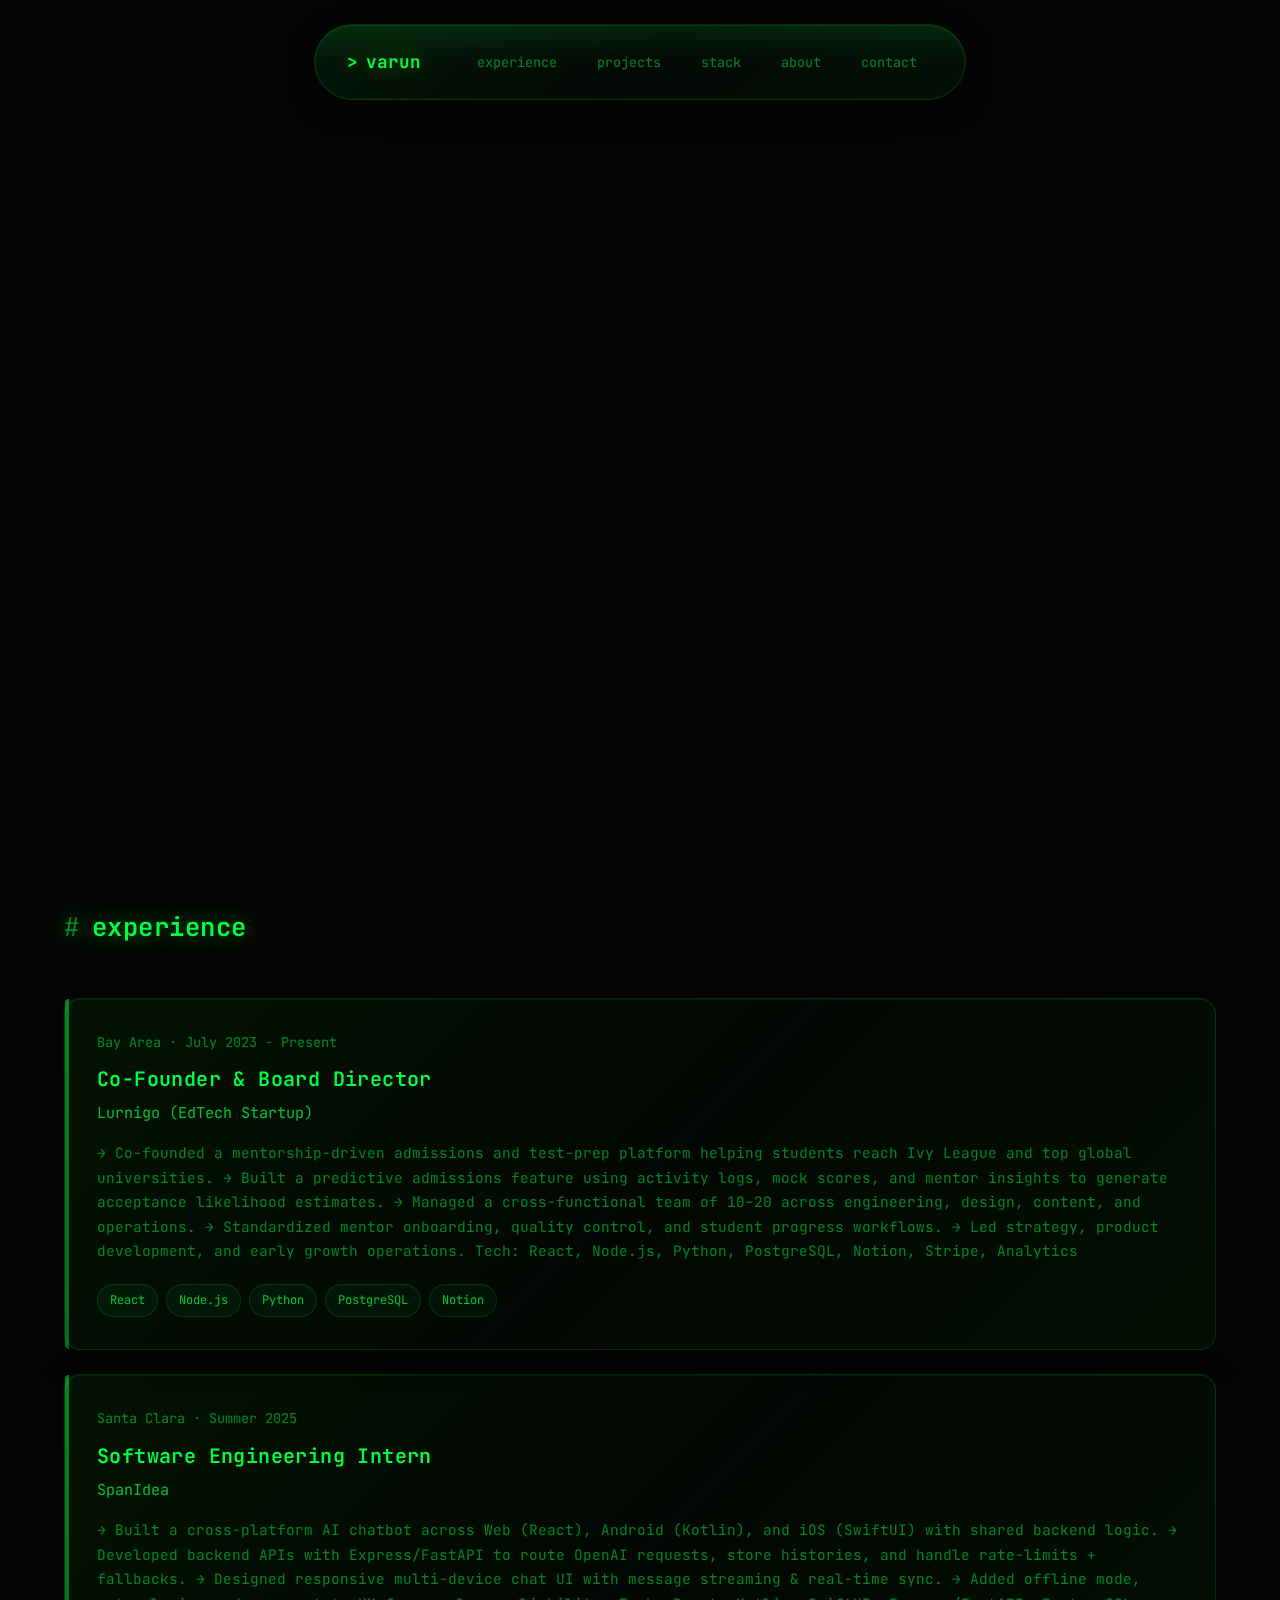
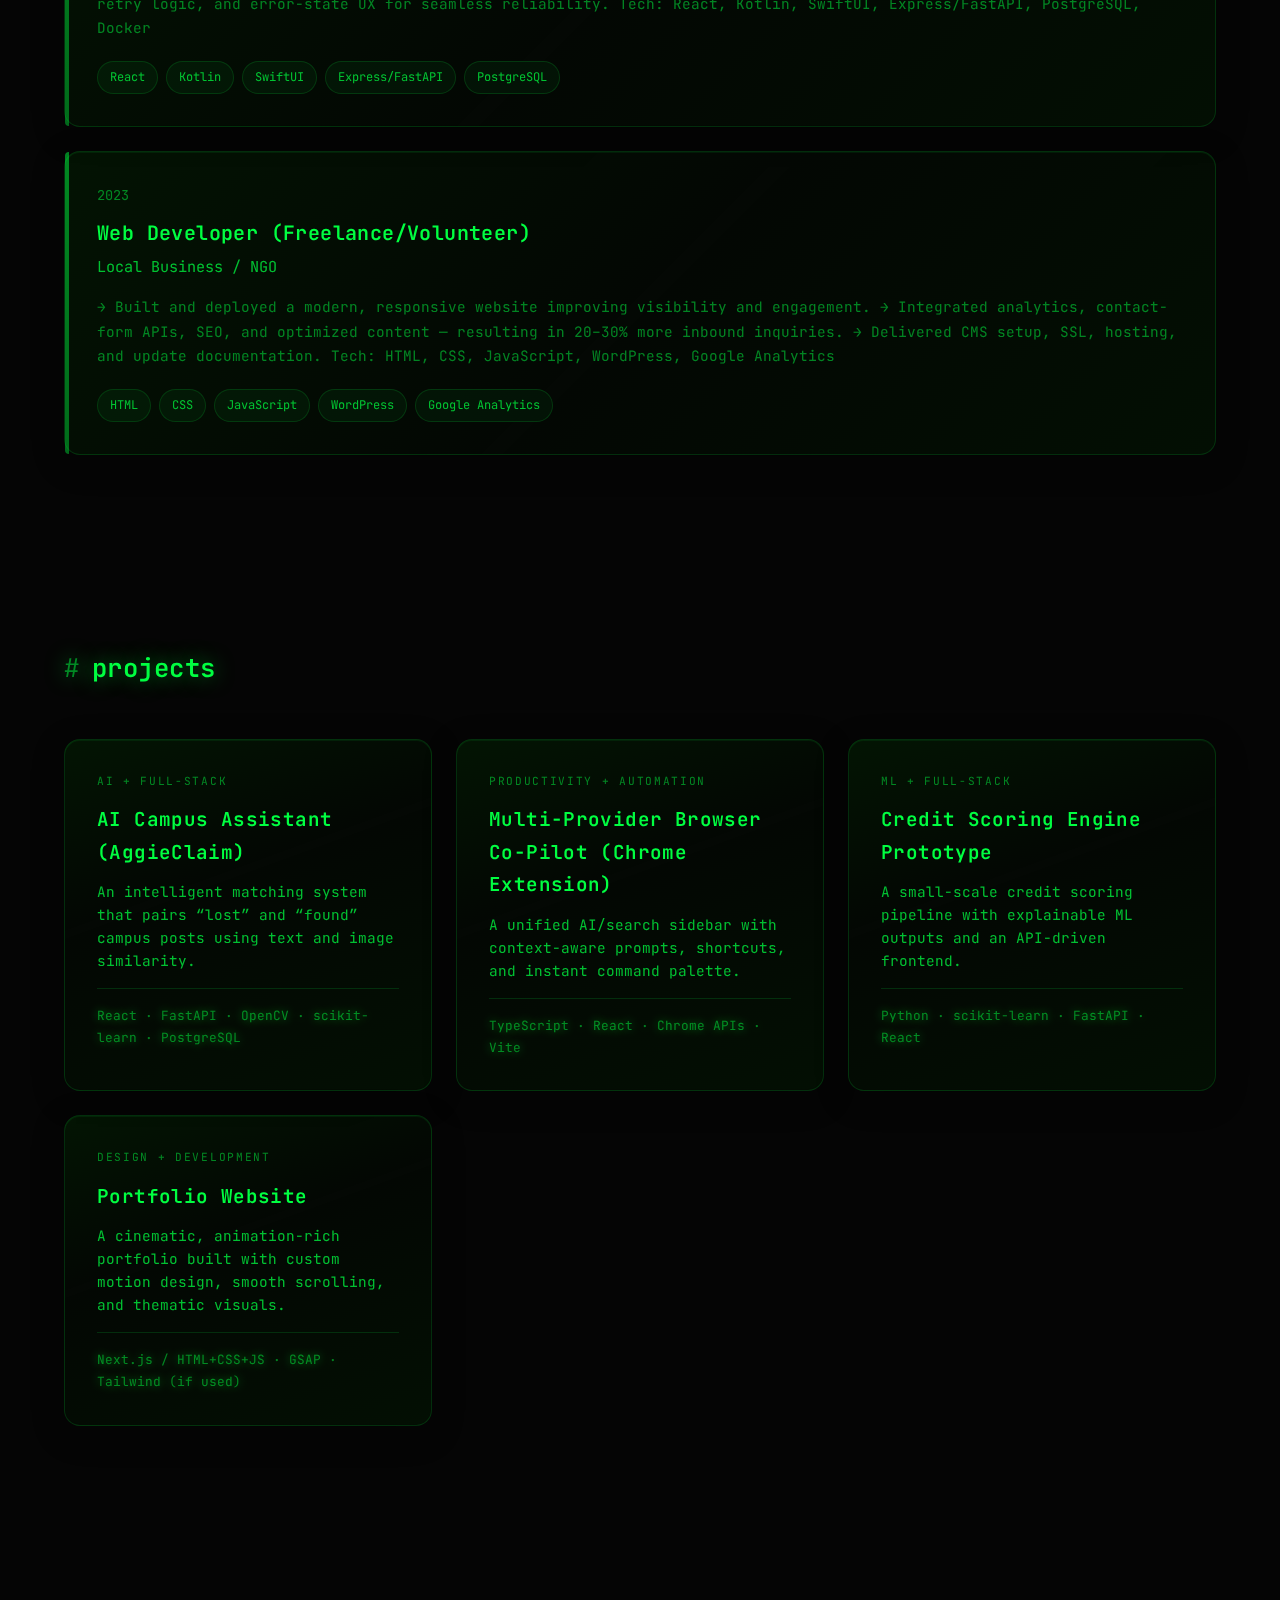
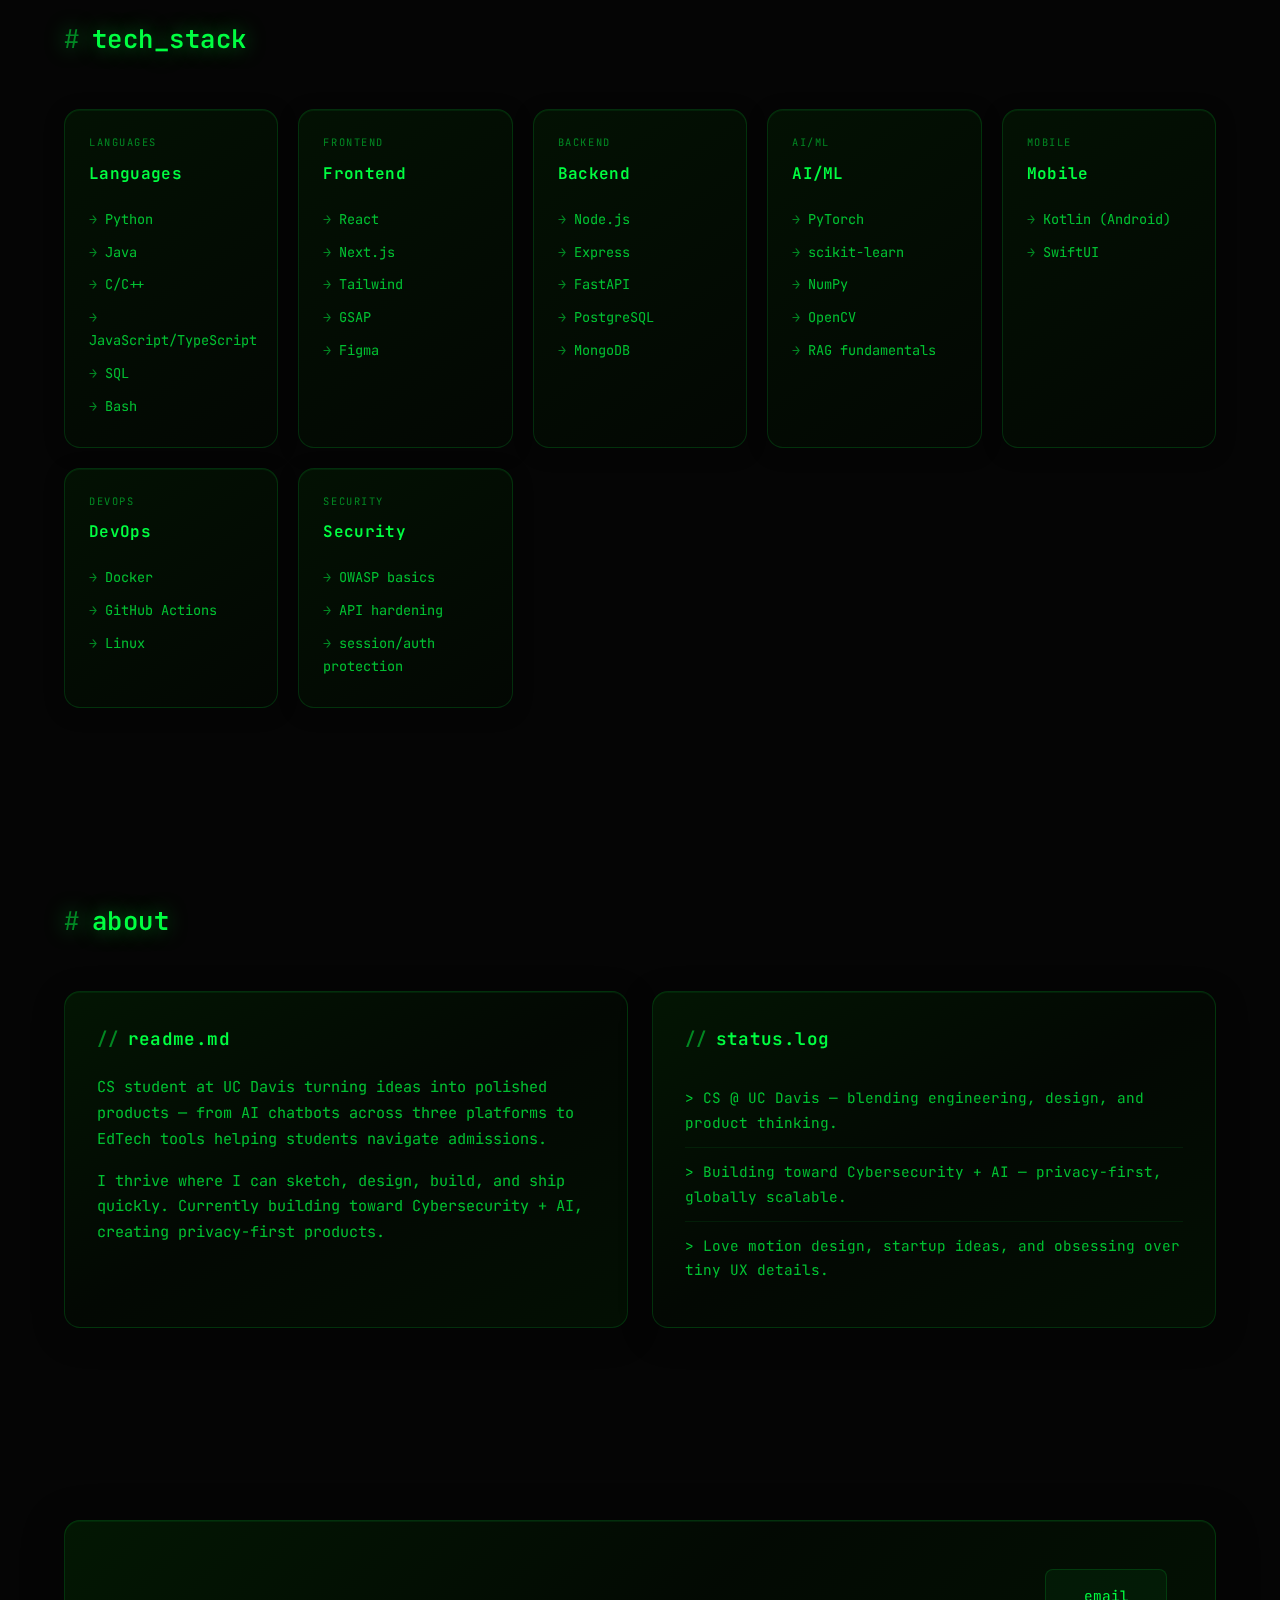
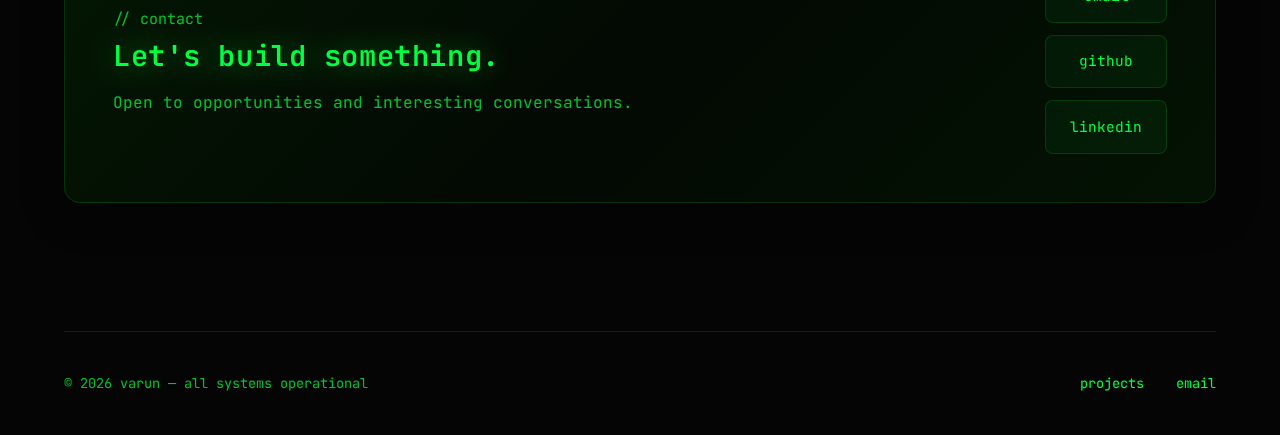
<file: index.old.html>
<!doctype html>
<html lang="en">
  <head>
    <meta charset="utf-8" />
    <meta name="viewport" content="width=device-width, initial-scale=1" />
    <title>varun@portfolio:~$</title>
    <meta name="description" content="Varun — CS student building AI-powered apps, secure systems, and thoughtful interfaces." />
    <link rel="preconnect" href="https://fonts.googleapis.com" />
    <link rel="preconnect" href="https://fonts.gstatic.com" crossorigin />
    <link href="https://fonts.googleapis.com/css2?family=JetBrains+Mono:wght@400;500;600;700&display=swap" rel="stylesheet" />
    <link rel="stylesheet" href="./src/styles/terminal.css" />
  </head>
  <body>
    <main class="page-shell">
      <nav class="nav">
        <div class="nav-logo">varun</div>
        <div class="nav-links">
          <a href="#work">experience</a>
          <a href="#projects">projects</a>
          <a href="#stack">stack</a>
          <a href="#about">about</a>
          <a href="#contact">contact</a>
        </div>
      </nav>

      <section class="hero" id="top">
        <div class="hero-content">
          <p class="prompt">whoami</p>
          <h1 class="headline">
            I'm Varun.<span class="cursor"></span>
          </h1>
          <p class="lede">
            CS undergrad building <em>AI-powered apps</em>, secure systems, and interfaces that just work.
            Currently exploring cybersecurity + thoughtful design.
          </p>
          <div class="hero-cta">
            <a class="button primary" href="#projects">view_projects</a>
            <a class="button" href="mailto:hello@varun.dev">send_message</a>
          </div>
          <div class="hero-meta" id="hero-stats"></div>
        </div>
      </section>

      <section class="section" id="work">
        <div class="section-heading">
          <h2 class="section-title">experience</h2>
        </div>
        <div class="timeline" id="experience-timeline"></div>
      </section>

      <section class="section" id="projects">
        <div class="section-heading">
          <h2 class="section-title">projects</h2>
        </div>
        <div class="projects-grid" id="projects-grid"></div>
      </section>

      <section class="section" id="stack">
        <div class="section-heading">
          <h2 class="section-title">tech_stack</h2>
        </div>
        <div class="stack-pillar-grid" id="stack-columns"></div>
      </section>

      <section class="section about" id="about">
        <div class="section-heading">
          <h2 class="section-title">about</h2>
        </div>
        <div class="about-layout">
          <article class="panel">
            <h3>readme.md</h3>
            <p class="body-text">
              CS student at UC Davis turning ideas into polished products — from AI chatbots across three platforms
              to EdTech tools helping students navigate admissions.
            </p>
            <p class="body-text">
              I thrive where I can sketch, design, build, and ship quickly. Currently building toward 
              Cybersecurity + AI, creating privacy-first products.
            </p>
          </article>
          <article class="panel">
            <h3>status.log</h3>
            <ul id="quick-facts" class="fact-list"></ul>
          </article>
        </div>
      </section>

      <section class="section" id="contact">
        <div class="contact-card">
          <div>
            <p class="eyebrow">// contact</p>
            <h2>Let's build something.</h2>
            <p class="body-text">Open to opportunities and interesting conversations.</p>
          </div>
          <div class="contact-links" id="contact-links"></div>
        </div>
      </section>

      <footer class="footer">
        <p>© <span id="year"></span> varun — all systems operational</p>
        <div class="footer-links">
          <a href="#projects">projects</a>
          <a href="mailto:hello@varun.dev">email</a>
        </div>
      </footer>
    </main>

    <script type="module" src="./src/scripts/terminal.js"></script>
    <script>
      document.getElementById('year').textContent = new Date().getFullYear();
    </script>
  </body>
</html>
</file>
<file: src/styles/terminal.css>
/* Terminal Theme v2 — Full-width, Liquid Glass, 3D Effects */
* {
  box-sizing: border-box;
  margin: 0;
  padding: 0;
}

:root {
  color-scheme: dark;
  --bg: #050505;
  --bg-terminal: rgba(5, 15, 5, 0.6);
  --bg-card: rgba(0, 255, 65, 0.03);
  --glass-bg: rgba(0, 20, 0, 0.25);
  --glass-border: rgba(0, 255, 65, 0.15);
  --glass-highlight: rgba(0, 255, 65, 0.08);
  --border: rgba(0, 255, 65, 0.2);
  --border-bright: rgba(0, 255, 65, 0.5);
  --green: #00ff41;
  --green-dim: #00cc33;
  --green-bright: #39ff14;
  --green-glow: rgba(0, 255, 65, 0.5);
  --text: #00ff41;
  --text-dim: rgba(0, 255, 65, 0.75);
  --text-muted: rgba(0, 255, 65, 0.5);
  --white: #e0ffe0;
  --radius: 16px;
  --radius-sm: 8px;
  --font-mono: 'JetBrains Mono', 'Fira Code', 'SF Mono', 'Consolas', monospace;
}

::selection {
  background: rgba(0, 255, 65, 0.3);
  color: var(--green-bright);
}

html {
  scroll-behavior: smooth;
}

/* ===================== BOOT SCREEN ===================== */
#boot-screen {
  position: fixed;
  inset: 0;
  z-index: 10000;
  background: #000;
  display: flex;
  align-items: center;
  justify-content: center;
  transition: opacity 0.5s ease, visibility 0.5s ease;
}

#boot-screen.hidden {
  opacity: 0;
  visibility: hidden;
  pointer-events: none;
}

.boot-container {
  max-width: 700px;
  width: 90%;
  padding: 2rem;
}

.boot-ascii {
  font-family: var(--font-mono);
  font-size: clamp(0.35rem, 1.2vw, 0.7rem);
  color: var(--green);
  text-align: center;
  white-space: pre;
  line-height: 1.2;
  margin-bottom: 2rem;
  text-shadow: 0 0 20px var(--green-glow);
  animation: asciiGlow 2s ease-in-out infinite alternate;
}

@keyframes asciiGlow {
  from { text-shadow: 0 0 10px var(--green-glow), 0 0 20px var(--green-glow); }
  to { text-shadow: 0 0 20px var(--green-glow), 0 0 40px var(--green-glow), 0 0 60px var(--green-glow); }
}

.boot-terminal {
  font-family: var(--font-mono);
  font-size: 0.85rem;
  margin-bottom: 2rem;
  min-height: 220px;
}

.boot-line {
  color: var(--text-dim);
  padding: 0.3rem 0;
  opacity: 0;
  transform: translateX(-10px);
}

.boot-line.visible {
  opacity: 1;
  transform: translateX(0);
  transition: all 0.3s ease;
}

.boot-line .boot-time {
  color: var(--text-muted);
}

.boot-line .success {
  color: var(--green-bright);
  font-weight: 600;
}

.boot-line .highlight {
  color: var(--green);
  font-weight: 600;
}

.boot-progress {
  margin-bottom: 1.5rem;
}

.boot-progress-label {
  display: flex;
  justify-content: space-between;
  font-family: var(--font-mono);
  font-size: 0.75rem;
  color: var(--text-muted);
  margin-bottom: 0.5rem;
}

.boot-percent {
  color: var(--green);
}

.boot-progress-bar {
  height: 4px;
  background: rgba(0, 255, 65, 0.1);
  border-radius: 2px;
  overflow: hidden;
  border: 1px solid var(--glass-border);
}

.boot-progress-fill {
  height: 100%;
  width: 0%;
  background: linear-gradient(90deg, var(--green-dim), var(--green), var(--green-bright));
  box-shadow: 0 0 10px var(--green-glow);
  transition: width 0.1s ease;
}

.boot-status {
  font-family: var(--font-mono);
  font-size: 0.8rem;
  color: var(--text-muted);
  text-align: center;
  animation: blink 1s step-end infinite;
}

.boot-scanline {
  position: absolute;
  inset: 0;
  background: repeating-linear-gradient(
    0deg,
    transparent,
    transparent 2px,
    rgba(0, 0, 0, 0.3) 2px,
    rgba(0, 0, 0, 0.3) 4px
  );
  pointer-events: none;
  animation: scanlineMove 8s linear infinite;
}

@keyframes scanlineMove {
  0% { transform: translateY(0); }
  100% { transform: translateY(100%); }
}

body.loading {
  overflow: hidden;
}

body.loading .page-shell,
body.loading .bg-container,
body.loading #scroll-progress,
body.loading #sound-toggle {
  opacity: 0;
  visibility: hidden;
}

body:not(.loading) .page-shell,
body:not(.loading) .bg-container,
body:not(.loading) #scroll-progress,
body:not(.loading) #sound-toggle {
  opacity: 1;
  visibility: visible;
  transition: opacity 0.8s ease 0.3s;
}

/* ===================== SCROLL PROGRESS PILL ===================== */
#scroll-progress {
  position: fixed;
  bottom: 2rem;
  left: 50%;
  transform: translateX(-50%);
  z-index: 9998;
  display: flex;
  align-items: center;
  gap: 0.75rem;
  padding: 0.6rem 1.25rem;
  background: linear-gradient(
    135deg,
    rgba(0, 30, 0, 0.85) 0%,
    rgba(0, 15, 0, 0.9) 100%
  );
  backdrop-filter: blur(20px) saturate(150%);
  -webkit-backdrop-filter: blur(20px) saturate(150%);
  border: 1px solid var(--glass-border);
  border-radius: 50px;
  font-family: var(--font-mono);
  font-size: 0.75rem;
  box-shadow: 
    0 8px 32px rgba(0, 0, 0, 0.4),
    0 0 20px rgba(0, 255, 65, 0.1),
    inset 0 1px 0 rgba(0, 255, 65, 0.1);
  transition: all 0.3s ease;
}

#scroll-progress:hover {
  border-color: var(--border-bright);
  box-shadow: 
    0 8px 32px rgba(0, 0, 0, 0.4),
    0 0 30px rgba(0, 255, 65, 0.2),
    inset 0 1px 0 rgba(0, 255, 65, 0.1);
  transform: translateX(-50%) translateY(-2px);
}

.scroll-icon {
  display: flex;
  align-items: center;
  justify-content: center;
  width: 18px;
  height: 18px;
  color: var(--green);
  animation: downloadPulse 2s ease-in-out infinite;
}

@keyframes downloadPulse {
  0%, 100% { opacity: 0.7; transform: translateY(0); }
  50% { opacity: 1; transform: translateY(2px); }
}

.scroll-filename {
  color: var(--green);
  white-space: nowrap;
  max-width: 180px;
  overflow: hidden;
  text-overflow: ellipsis;
}

.scroll-bar-container {
  width: 100px;
  height: 6px;
  background: rgba(0, 255, 65, 0.1);
  border-radius: 3px;
  overflow: hidden;
  border: 1px solid rgba(0, 255, 65, 0.2);
}

.scroll-bar-fill {
  height: 100%;
  width: 0%;
  background: linear-gradient(90deg, var(--green-dim), var(--green), var(--green-bright));
  box-shadow: 0 0 8px var(--green-glow);
  transition: width 0.15s ease;
  border-radius: 3px;
}

.scroll-percent {
  color: var(--green-bright);
  min-width: 3ch;
  text-align: right;
  font-weight: 600;
  text-shadow: 0 0 10px var(--green-glow);
}

/* ===================== SOUND TOGGLE ===================== */
#sound-toggle {
  position: fixed;
  bottom: 2rem;
  left: 2rem;
  z-index: 9998;
  width: 44px;
  height: 44px;
  border-radius: 50%;
  background: linear-gradient(
    135deg,
    rgba(0, 30, 0, 0.85) 0%,
    rgba(0, 15, 0, 0.9) 100%
  );
  backdrop-filter: blur(20px);
  border: 1px solid var(--glass-border);
  color: var(--green);
  cursor: pointer;
  display: flex;
  align-items: center;
  justify-content: center;
  transition: all 0.3s ease;
  box-shadow: 
    0 8px 32px rgba(0, 0, 0, 0.4),
    0 0 20px rgba(0, 255, 65, 0.1);
}

#sound-toggle:hover {
  border-color: var(--green);
  box-shadow: 0 0 20px var(--green-glow);
  transform: scale(1.1);
}

#sound-toggle svg {
  width: 20px;
  height: 20px;
}

#sound-toggle .sound-off {
  display: none;
}

#sound-toggle.muted .sound-on {
  display: none;
}

#sound-toggle.muted .sound-off {
  display: block;
}

#sound-toggle.muted {
  color: var(--text-muted);
}

/* ===================== ANIMATED BACKGROUND ===================== */
.bg-container {
  position: fixed;
  inset: 0;
  z-index: 0;
  overflow: hidden;
  background: radial-gradient(ellipse at 50% 0%, rgba(0, 40, 0, 0.4) 0%, var(--bg) 70%);
}

#matrix-bg {
  position: absolute;
  inset: 0;
  width: 100%;
  height: 100%;
  opacity: 0.4;
}

.grid-overlay {
  position: absolute;
  inset: 0;
  background-image: 
    linear-gradient(rgba(0, 255, 65, 0.03) 1px, transparent 1px),
    linear-gradient(90deg, rgba(0, 255, 65, 0.03) 1px, transparent 1px);
  background-size: 60px 60px;
  mask-image: radial-gradient(ellipse at center, black 30%, transparent 80%);
  animation: gridMove 20s linear infinite;
}

@keyframes gridMove {
  0% { transform: translate(0, 0); }
  100% { transform: translate(60px, 60px); }
}

.glow-orbs {
  position: absolute;
  inset: 0;
  pointer-events: none;
}

.orb {
  position: absolute;
  border-radius: 50%;
  filter: blur(100px);
  opacity: 0.3;
  animation: orbFloat 15s ease-in-out infinite;
}

.orb-1 {
  width: 600px;
  height: 600px;
  background: radial-gradient(circle, rgba(0, 255, 65, 0.3) 0%, transparent 70%);
  top: -200px;
  right: -100px;
  animation-delay: 0s;
}

.orb-2 {
  width: 400px;
  height: 400px;
  background: radial-gradient(circle, rgba(0, 200, 50, 0.25) 0%, transparent 70%);
  bottom: 20%;
  left: -100px;
  animation-delay: -5s;
}

.orb-3 {
  width: 500px;
  height: 500px;
  background: radial-gradient(circle, rgba(0, 255, 100, 0.2) 0%, transparent 70%);
  top: 50%;
  right: -150px;
  animation-delay: -10s;
}

@keyframes orbFloat {
  0%, 100% { transform: translate(0, 0) scale(1); }
  33% { transform: translate(30px, -30px) scale(1.1); }
  66% { transform: translate(-20px, 20px) scale(0.95); }
}

/* Subtle scanlines */
body::before {
  content: '';
  position: fixed;
  inset: 0;
  background: repeating-linear-gradient(
    0deg,
    transparent,
    transparent 2px,
    rgba(0, 0, 0, 0.1) 2px,
    rgba(0, 0, 0, 0.1) 4px
  );
  pointer-events: none;
  z-index: 1000;
  opacity: 0.3;
}

body {
  font-family: var(--font-mono);
  background: var(--bg);
  color: var(--text);
  min-height: 100vh;
  overflow-x: hidden;
  line-height: 1.7;
  font-size: 15px;
}

a {
  color: var(--green);
  text-decoration: none;
  transition: all 250ms cubic-bezier(0.4, 0, 0.2, 1);
}

a:hover {
  color: var(--green-bright);
  text-shadow: 0 0 20px var(--green-glow);
}

h1, h2, h3, h4 {
  font-family: var(--font-mono);
  font-weight: 600;
  letter-spacing: 0.02em;
}

p {
  color: var(--text-dim);
}

.highlight {
  color: var(--green-bright);
  text-shadow: 0 0 10px var(--green-glow);
}

/* ===================== FULL-WIDTH LAYOUT ===================== */
.page-shell {
  width: 100%;
  max-width: 100vw;
  padding: 0 clamp(1.5rem, 5vw, 6rem);
  position: relative;
  z-index: 2;
}

/* ===================== LIQUID GLASS MIXIN ===================== */
.glass-card {
  background: linear-gradient(
    135deg,
    rgba(0, 40, 0, 0.4) 0%,
    rgba(0, 20, 0, 0.2) 50%,
    rgba(0, 40, 0, 0.3) 100%
  );
  backdrop-filter: blur(20px) saturate(150%);
  -webkit-backdrop-filter: blur(20px) saturate(150%);
  border: 1px solid var(--glass-border);
  border-radius: var(--radius);
  box-shadow: 
    0 8px 32px rgba(0, 0, 0, 0.4),
    inset 0 1px 0 var(--glass-highlight),
    inset 0 -1px 0 rgba(0, 0, 0, 0.2);
  position: relative;
  overflow: hidden;
  transition: all 400ms cubic-bezier(0.4, 0, 0.2, 1);
  transform-style: preserve-3d;
  perspective: 1000px;
}

.glass-card::before {
  content: '';
  position: absolute;
  inset: 0;
  background: linear-gradient(
    135deg,
    rgba(0, 255, 65, 0.1) 0%,
    transparent 50%
  );
  opacity: 0;
  transition: opacity 300ms ease;
  pointer-events: none;
}

.glass-card:hover::before {
  opacity: 1;
}

.glass-card:hover {
  border-color: var(--border-bright);
  box-shadow: 
    0 20px 60px rgba(0, 255, 65, 0.15),
    0 8px 32px rgba(0, 0, 0, 0.4),
    inset 0 1px 0 var(--glass-highlight);
  transform: translateY(-4px) rotateX(2deg);
}

/* ===================== NAVIGATION ===================== */
.nav {
  display: flex;
  align-items: center;
  justify-content: space-between;
  padding: 1rem 2rem;
  margin: 1.5rem auto 0;
  max-width: fit-content;
  position: fixed;
  top: 0;
  left: 50%;
  transform: translateX(-50%);
  z-index: 100;
  
  /* Pill shape */
  border-radius: 100px;
  
  /* Liquid glass effect */
  background: linear-gradient(
    135deg,
    rgba(0, 255, 65, 0.08) 0%,
    rgba(0, 255, 65, 0.02) 50%,
    rgba(0, 255, 65, 0.05) 100%
  );
  backdrop-filter: blur(20px) saturate(180%);
  -webkit-backdrop-filter: blur(20px) saturate(180%);
  
  /* Glass border */
  border: 1px solid rgba(0, 255, 65, 0.15);
  box-shadow: 
    0 8px 32px rgba(0, 0, 0, 0.4),
    0 0 0 1px rgba(0, 255, 65, 0.05) inset,
    0 1px 0 rgba(0, 255, 65, 0.1) inset;
  
  /* Subtle animation */
  transition: all 0.4s cubic-bezier(0.4, 0, 0.2, 1);
}

.nav::before {
  content: '';
  position: absolute;
  inset: 0;
  border-radius: 100px;
  background: linear-gradient(
    180deg,
    rgba(0, 255, 65, 0.1) 0%,
    transparent 50%
  );
  pointer-events: none;
}

.nav:hover {
  border-color: rgba(0, 255, 65, 0.25);
  box-shadow: 
    0 12px 40px rgba(0, 0, 0, 0.5),
    0 0 30px rgba(0, 255, 65, 0.1),
    0 0 0 1px rgba(0, 255, 65, 0.1) inset,
    0 1px 0 rgba(0, 255, 65, 0.15) inset;
}

.nav-logo {
  font-size: 1.1rem;
  font-weight: 700;
  color: var(--green);
  display: flex;
  align-items: center;
  gap: 0.5rem;
  margin-right: 2.5rem;
  text-shadow: 0 0 20px var(--green-glow);
}

.nav-logo::before {
  content: '>';
  color: var(--green);
  animation: blink 1s step-end infinite;
  text-shadow: 0 0 10px var(--green-glow);
}

@keyframes blink {
  0%, 100% { opacity: 1; }
  50% { opacity: 0; }
}

.nav-links {
  display: flex;
  gap: 0.5rem;
}

.nav-links a {
  color: var(--text-muted);
  font-size: 0.85rem;
  position: relative;
  padding: 0.6rem 1rem;
  border-radius: 50px;
  transition: all 0.3s ease;
  background: transparent;
}

.nav-links a::after {
  display: none;
}

.nav-links a:hover,
.nav-links a.active {
  color: var(--green);
  background: rgba(0, 255, 65, 0.1);
  text-shadow: 0 0 15px var(--green-glow);
  box-shadow: 0 0 20px rgba(0, 255, 65, 0.1) inset;
}

/* ===================== HERO ===================== */
.hero {
  padding: 8rem 0 6rem;
  min-height: 90vh;
  display: flex;
  align-items: center;
  justify-content: space-between;
  gap: 2rem;
  position: relative;
}

.hero-content {
  max-width: 600px;
  flex: 1;
}

/* ===================== HERO IMAGE ===================== */
.hero-image-container {
  flex-shrink: 0;
  opacity: 0;
  animation: fadeInUp 0.8s ease forwards 1s;
  margin-right: 2rem;
}

.hero-image-wrapper {
  position: relative;
  width: 320px;
  height: 320px;
}

.hero-image-glitch {
  position: relative;
  width: 100%;
  height: 100%;
  border-radius: 20px;
  overflow: hidden;
}

.hero-image {
  width: 100%;
  height: 100%;
  object-fit: cover;
  filter: grayscale(100%) contrast(1.1);
  transition: filter 0.5s ease;
  position: relative;
  z-index: 1;
}

.hero-image-wrapper:hover .hero-image {
  filter: grayscale(60%) contrast(1.2);
}

/* Glitch color layers - GREEN themed */
.glitch-layer {
  position: absolute;
  inset: 0;
  background-image: inherit;
  background-size: cover;
  background-position: center;
  opacity: 0;
  pointer-events: none;
}

.hero-image-glitch.glitching .glitch-layer {
  opacity: 1;
}

.glitch-r {
  background: rgba(0, 255, 65, 0.3);
  mix-blend-mode: overlay;
  animation: glitchR 0.15s steps(2) 3;
}

.glitch-g {
  background: rgba(0, 200, 50, 0.4);
  mix-blend-mode: color-dodge;
  animation: glitchG 0.15s steps(2) 3;
}

.glitch-b {
  background: rgba(0, 255, 100, 0.25);
  mix-blend-mode: screen;
  animation: glitchB 0.15s steps(2) 3;
}

@keyframes glitchR {
  0%, 100% { transform: translate(0); opacity: 0; }
  20% { transform: translate(-5px, 3px); opacity: 0.9; }
  40% { transform: translate(5px, -3px); opacity: 0; }
  60% { transform: translate(-3px, -2px); opacity: 0.7; }
  80% { transform: translate(3px, 2px); opacity: 0; }
}

@keyframes glitchG {
  0%, 100% { transform: translate(0); opacity: 0; }
  15% { transform: translate(3px, -4px); opacity: 0; }
  35% { transform: translate(-4px, 3px); opacity: 0.8; }
  55% { transform: translate(4px, 2px); opacity: 0; }
  75% { transform: translate(-2px, -3px); opacity: 0.6; }
  95% { transform: translate(2px, 4px); opacity: 0; }
}

@keyframes glitchB {
  0%, 100% { transform: translate(0); opacity: 0; }
  10% { transform: translate(-3px, -3px); opacity: 0.7; }
  30% { transform: translate(4px, 4px); opacity: 0; }
  50% { transform: translate(-5px, 2px); opacity: 0.9; }
  70% { transform: translate(2px, -4px); opacity: 0; }
  90% { transform: translate(4px, 3px); opacity: 0.5; }
}

/* Dispersion particles effect */
.hero-image-particles {
  position: absolute;
  inset: 0;
  pointer-events: none;
  opacity: 0;
  transition: opacity 0.3s ease;
}

.hero-image-wrapper:hover .hero-image-particles {
  opacity: 1;
}

.hero-image-particles::before,
.hero-image-particles::after {
  content: '';
  position: absolute;
  width: 100%;
  height: 100%;
}

.hero-image-particles::before {
  background: 
    radial-gradient(circle at 20% 30%, var(--green) 1px, transparent 1px),
    radial-gradient(circle at 80% 20%, var(--green) 1px, transparent 1px),
    radial-gradient(circle at 40% 80%, var(--green) 1px, transparent 1px),
    radial-gradient(circle at 90% 70%, var(--green) 1px, transparent 1px),
    radial-gradient(circle at 10% 60%, var(--green) 1px, transparent 1px),
    radial-gradient(circle at 60% 10%, var(--green) 1px, transparent 1px),
    radial-gradient(circle at 70% 90%, var(--green) 1px, transparent 1px),
    radial-gradient(circle at 30% 50%, var(--green) 1px, transparent 1px);
  background-size: 100% 100%;
  animation: particleFloat 2s ease-in-out infinite;
}

.hero-image-particles::after {
  background: 
    radial-gradient(circle at 15% 45%, var(--green-bright) 1px, transparent 1px),
    radial-gradient(circle at 85% 35%, var(--green-bright) 1px, transparent 1px),
    radial-gradient(circle at 55% 75%, var(--green-bright) 1px, transparent 1px),
    radial-gradient(circle at 25% 15%, var(--green-bright) 1px, transparent 1px),
    radial-gradient(circle at 75% 85%, var(--green-bright) 1px, transparent 1px),
    radial-gradient(circle at 45% 25%, var(--green-bright) 1px, transparent 1px);
  background-size: 100% 100%;
  animation: particleFloat 2.5s ease-in-out infinite reverse;
}

@keyframes particleFloat {
  0%, 100% {
    transform: translateY(0) translateX(0);
    opacity: 0.3;
  }
  25% {
    transform: translateY(-10px) translateX(5px);
    opacity: 0.8;
  }
  50% {
    transform: translateY(-5px) translateX(-5px);
    opacity: 0.5;
  }
  75% {
    transform: translateY(-15px) translateX(10px);
    opacity: 0.9;
  }
}

/* Scanlines overlay */
.hero-image-scanlines {
  position: absolute;
  inset: 0;
  background: repeating-linear-gradient(
    0deg,
    transparent,
    transparent 2px,
    rgba(0, 0, 0, 0.15) 2px,
    rgba(0, 0, 0, 0.15) 4px
  );
  pointer-events: none;
  border-radius: 20px;
  opacity: 0.5;
}

/* Glow effect */
.hero-image-glow {
  position: absolute;
  inset: -20px;
  background: radial-gradient(
    ellipse at center,
    rgba(0, 255, 65, 0.15) 0%,
    rgba(0, 255, 65, 0.05) 40%,
    transparent 70%
  );
  pointer-events: none;
  opacity: 0;
  transition: opacity 0.5s ease;
  animation: glowPulse 3s ease-in-out infinite;
}

.hero-image-wrapper:hover .hero-image-glow {
  opacity: 1;
}

@keyframes glowPulse {
  0%, 100% { transform: scale(1); opacity: 0.5; }
  50% { transform: scale(1.05); opacity: 0.8; }
}

/* Border with gradient */
.hero-image-glitch::before {
  content: '';
  position: absolute;
  inset: -2px;
  border-radius: 22px;
  background: linear-gradient(
    135deg,
    var(--green) 0%,
    transparent 40%,
    transparent 60%,
    var(--green-dim) 100%
  );
  z-index: -1;
  opacity: 0.6;
  transition: opacity 0.3s ease;
}

.hero-image-wrapper:hover .hero-image-glitch::before {
  opacity: 1;
  animation: borderGlow 1s ease-in-out infinite alternate;
}

@keyframes borderGlow {
  0% { filter: drop-shadow(0 0 5px var(--green-glow)); }
  100% { filter: drop-shadow(0 0 15px var(--green-glow)); }
}

/* Dispersion edge effect - fades into background */
.hero-image-glitch::after {
  content: '';
  position: absolute;
  inset: 0;
  border-radius: 20px;
  background: linear-gradient(
    135deg,
    transparent 0%,
    transparent 50%,
    rgba(5, 5, 5, 0.3) 70%,
    rgba(5, 5, 5, 0.6) 85%,
    rgba(5, 5, 5, 0.9) 100%
  );
  pointer-events: none;
  z-index: 2;
}

/* Image label */
.image-label {
  margin-top: 1rem;
  font-size: 0.85rem;
  color: var(--green-dim);
  text-align: center;
  font-family: var(--font-mono);
  opacity: 0.7;
}

.prompt {
  color: var(--green-dim);
  margin-bottom: 1rem;
  font-size: 1rem;
  opacity: 0;
  animation: fadeInUp 0.6s ease forwards 0.2s;
}

.headline {
  font-size: clamp(2.5rem, 6vw, 4.5rem);
  line-height: 1.1;
  margin-bottom: 1.5rem;
  color: var(--green);
  text-shadow: 0 0 40px var(--green-glow);
  opacity: 0;
  animation: fadeInUp 0.6s ease forwards 0.4s;
}

.headline .cursor {
  display: inline-block;
  width: 0.5em;
  height: 1em;
  background: var(--green);
  margin-left: 8px;
  animation: blink 1s step-end infinite;
  vertical-align: text-bottom;
  box-shadow: 0 0 20px var(--green-glow);
}

/* ===================== HERO TAGLINE ===================== */
.hero-tagline {
  font-size: 1.4rem;
  color: var(--text);
  margin-bottom: 1.5rem;
  max-width: 70ch;
  line-height: 1.6;
  font-weight: 400;
  letter-spacing: -0.02em;
  position: relative;
  min-height: 2.5em;
}

.tagline-text {
  display: inline;
  color: var(--text-dim);
  position: relative;
  opacity: 0;
}

.tagline-accent {
  display: inline;
  position: relative;
  color: var(--green);
  font-weight: 500;
  text-shadow: 0 0 30px var(--green-glow);
  opacity: 0;
}

/* Subtle glitch effect on hover */
.hero-tagline:hover .tagline-accent {
  animation: textGlitch 0.3s ease;
}

@keyframes textGlitch {
  0%, 100% {
    text-shadow: 0 0 30px var(--green-glow);
    transform: translateX(0);
  }
  20% {
    text-shadow: -2px 0 var(--green-bright), 2px 0 rgba(255, 0, 128, 0.5);
    transform: translateX(-1px);
  }
  40% {
    text-shadow: 2px 0 var(--green-bright), -2px 0 rgba(0, 200, 255, 0.5);
    transform: translateX(1px);
  }
  60% {
    text-shadow: -1px 0 var(--green-bright), 1px 0 rgba(255, 0, 128, 0.5);
    transform: translateX(-0.5px);
  }
  80% {
    text-shadow: 1px 0 var(--green-bright), -1px 0 rgba(0, 200, 255, 0.5);
    transform: translateX(0.5px);
  }
}

/* Tagline typewriter cursor */
.tagline-cursor {
  display: inline;
  color: var(--green);
  font-weight: 300;
  animation: cursorBlink 0.6s step-end infinite;
  text-shadow: 0 0 10px var(--green-glow);
  margin-left: 2px;
}

.tagline-cursor.fade-out {
  animation: cursorFadeOut 0.5s ease forwards;
}

@keyframes cursorBlink {
  0%, 100% { opacity: 1; }
  50% { opacity: 0; }
}

@keyframes cursorFadeOut {
  0% { opacity: 1; }
  100% { opacity: 0; }
}

.lede {
  font-size: 1.15rem;
  color: var(--text-dim);
  margin-bottom: 2.5rem;
  max-width: 65ch;
  line-height: 1.8;
  opacity: 0;
  animation: fadeInUp 0.6s ease forwards 0.6s;
}

@keyframes fadeInUp {
  from {
    opacity: 0;
    transform: translateY(30px);
  }
  to {
    opacity: 1;
    transform: translateY(0);
  }
}

/* ===================== BUTTONS ===================== */
.hero-cta {
  display: flex;
  gap: 1.25rem;
  flex-wrap: wrap;
  margin-bottom: 3rem;
  opacity: 0;
  animation: fadeInUp 0.6s ease forwards 0.8s;
}

.button {
  display: inline-flex;
  align-items: center;
  gap: 0.5rem;
  padding: 1rem 2rem;
  border: 1px solid var(--border);
  background: var(--glass-bg);
  backdrop-filter: blur(10px);
  color: var(--green);
  font-family: var(--font-mono);
  font-size: 0.95rem;
  cursor: pointer;
  transition: all 300ms cubic-bezier(0.4, 0, 0.2, 1);
  text-decoration: none;
  border-radius: var(--radius-sm);
  position: relative;
  overflow: hidden;
}

.button::before {
  content: '';
  position: absolute;
  inset: 0;
  background: linear-gradient(90deg, transparent, rgba(0, 255, 65, 0.1), transparent);
  transform: translateX(-100%);
  transition: transform 500ms ease;
}

.button:hover::before {
  transform: translateX(100%);
}

.button:hover {
  background: rgba(0, 255, 65, 0.15);
  border-color: var(--green);
  box-shadow: 0 0 30px var(--green-glow), inset 0 0 20px rgba(0, 255, 65, 0.1);
  transform: translateY(-2px);
}

.button.primary {
  background: linear-gradient(135deg, rgba(0, 255, 65, 0.2) 0%, rgba(0, 200, 50, 0.1) 100%);
  border-color: var(--green-dim);
}

/* ===================== STATS ===================== */
.hero-meta {
  display: flex;
  gap: 3rem;
  flex-wrap: wrap;
  opacity: 0;
  animation: fadeInUp 0.6s ease forwards 1s;
}

.stat {
  display: flex;
  flex-direction: column;
}

.stat strong {
  font-size: 2rem;
  color: var(--green);
  text-shadow: 0 0 20px var(--green-glow);
}

.stat p {
  font-size: 0.85rem;
  color: var(--text-muted);
}

/* ===================== SECTIONS ===================== */
.section {
  padding: 6rem 0;
  position: relative;
}

.section-heading {
  margin-bottom: 3rem;
}

.section-title {
  font-size: 1.6rem;
  color: var(--green);
  display: inline-flex;
  align-items: center;
  gap: 0.75rem;
  text-shadow: 0 0 20px var(--green-glow);
}

.section-title .prompt-symbol {
  color: var(--text-muted);
  font-weight: 400;
}

.section-title::before {
  content: '#';
  color: var(--text-muted);
  font-weight: 400;
}

/* ===================== TIMELINE / EXPERIENCE ===================== */
.timeline {
  display: grid;
  gap: 1.5rem;
}

.timeline-card {
  padding: 2rem;
  position: relative;
  /* Glass effect */
  background: linear-gradient(
    135deg,
    rgba(0, 40, 0, 0.4) 0%,
    rgba(0, 20, 0, 0.2) 50%,
    rgba(0, 40, 0, 0.3) 100%
  );
  backdrop-filter: blur(20px) saturate(150%);
  -webkit-backdrop-filter: blur(20px) saturate(150%);
  border: 1px solid var(--glass-border);
  border-radius: var(--radius);
  box-shadow: 
    0 8px 32px rgba(0, 0, 0, 0.3),
    inset 0 1px 0 var(--glass-highlight);
  transition: all 400ms cubic-bezier(0.4, 0, 0.2, 1);
  transform-style: preserve-3d;
}

.timeline-card::before {
  content: '';
  position: absolute;
  left: 0;
  top: 0;
  bottom: 0;
  width: 4px;
  background: linear-gradient(to bottom, var(--green), var(--green-dim));
  border-radius: 4px 0 0 4px;
  opacity: 0.5;
  transition: all 300ms ease;
}

.timeline-card::after {
  content: '';
  position: absolute;
  inset: 0;
  border-radius: var(--radius);
  background: linear-gradient(135deg, rgba(0, 255, 65, 0.08) 0%, transparent 50%);
  opacity: 0;
  transition: opacity 300ms ease;
  pointer-events: none;
}

.timeline-card:hover {
  border-color: var(--border-bright);
  box-shadow: 
    0 25px 60px rgba(0, 255, 65, 0.12),
    0 8px 32px rgba(0, 0, 0, 0.4),
    inset 0 1px 0 var(--glass-highlight);
  transform: translateY(-6px) rotateX(3deg) rotateY(-1deg);
}

.timeline-card:hover::before {
  opacity: 1;
  box-shadow: 0 0 20px var(--green-glow);
}

.timeline-card:hover::after {
  opacity: 1;
}

.timeframe {
  font-size: 0.85rem;
  color: var(--text-muted);
  margin-bottom: 0.5rem;
}

.timeline-card h3 {
  font-size: 1.25rem;
  color: var(--green);
  margin-bottom: 0.25rem;
}

.timeline-card .org {
  color: var(--text-dim);
  font-size: 0.95rem;
  margin-bottom: 1rem;
}

.timeline-card .body-text {
  font-size: 0.9rem;
  color: var(--text-muted);
  margin-bottom: 1.25rem;
  line-height: 1.7;
}

.tags {
  display: flex;
  gap: 0.5rem;
  flex-wrap: wrap;
}

.tag {
  padding: 0.35rem 0.75rem;
  border: 1px solid var(--glass-border);
  border-radius: 20px;
  font-size: 0.75rem;
  color: var(--text-dim);
  background: rgba(0, 255, 65, 0.05);
  transition: all 200ms ease;
}

.tag:hover {
  border-color: var(--green);
  color: var(--green);
  background: rgba(0, 255, 65, 0.1);
}

/* ===================== PROJECTS GRID ===================== */
.projects-grid {
  display: grid;
  grid-template-columns: repeat(auto-fit, minmax(320px, 1fr));
  gap: 1.5rem;
}

.project-card {
  padding: 2rem;
  position: relative;
  /* Liquid glass */
  background: linear-gradient(
    160deg,
    rgba(0, 50, 0, 0.35) 0%,
    rgba(0, 20, 0, 0.2) 40%,
    rgba(0, 40, 0, 0.3) 100%
  );
  backdrop-filter: blur(24px) saturate(140%);
  -webkit-backdrop-filter: blur(24px) saturate(140%);
  border: 1px solid var(--glass-border);
  border-radius: var(--radius);
  box-shadow: 
    0 8px 32px rgba(0, 0, 0, 0.3),
    inset 0 1px 0 var(--glass-highlight),
    inset 0 -1px 0 rgba(0, 0, 0, 0.1);
  transition: all 400ms cubic-bezier(0.4, 0, 0.2, 1);
  transform-style: preserve-3d;
  cursor: pointer;
}

.project-card::before {
  content: '';
  position: absolute;
  inset: -1px;
  border-radius: var(--radius);
  background: linear-gradient(135deg, var(--green) 0%, transparent 50%, transparent 50%, var(--green-dim) 100%);
  opacity: 0;
  z-index: -1;
  transition: opacity 300ms ease;
}

.project-card:hover::before {
  opacity: 0.3;
}

.project-card:hover {
  border-color: var(--border-bright);
  box-shadow: 
    0 30px 80px rgba(0, 255, 65, 0.15),
    0 8px 32px rgba(0, 0, 0, 0.4),
    inset 0 1px 0 var(--glass-highlight);
  transform: translateY(-8px) rotateX(4deg) rotateY(-2deg) scale(1.02);
}

.project-card .eyebrow {
  font-size: 0.7rem;
  color: var(--text-muted);
  text-transform: uppercase;
  letter-spacing: 0.15em;
  margin-bottom: 0.75rem;
}

.project-card h3 {
  font-size: 1.2rem;
  color: var(--green);
  margin-bottom: 0.75rem;
  transition: text-shadow 300ms ease;
}

.project-card:hover h3 {
  text-shadow: 0 0 20px var(--green-glow);
}

.project-card .body-text {
  font-size: 0.9rem;
  color: var(--text-dim);
  margin-bottom: 1rem;
  line-height: 1.6;
}

.project-card .highlight {
  font-size: 0.8rem;
  color: var(--text-muted);
  border-top: 1px solid var(--glass-border);
  padding-top: 1rem;
  margin-top: auto;
}

/* Decrypt effect for project cards */
.project-card .decrypt-text {
  position: relative;
}

.project-card.decrypting .decrypt-text {
  animation: glitchText 0.1s steps(2) infinite;
}

@keyframes glitchText {
  0% { opacity: 1; }
  50% { opacity: 0.8; }
  100% { opacity: 1; }
}

.project-card .decrypt-overlay {
  position: absolute;
  inset: 0;
  display: flex;
  align-items: center;
  justify-content: center;
  background: rgba(0, 0, 0, 0.9);
  color: var(--green);
  font-family: var(--font-mono);
  font-size: 0.8rem;
  opacity: 0;
  pointer-events: none;
  transition: opacity 0.2s ease;
}

.project-card.decrypting .decrypt-overlay {
  opacity: 1;
}

/* ===================== TECH STACK ===================== */
.stack-pillar-grid {
  display: grid;
  grid-template-columns: repeat(auto-fit, minmax(180px, 1fr));
  gap: 1.25rem;
}

.stack-card {
  padding: 1.5rem;
  /* Liquid glass */
  background: linear-gradient(
    145deg,
    rgba(0, 40, 0, 0.35) 0%,
    rgba(0, 20, 0, 0.2) 100%
  );
  backdrop-filter: blur(16px) saturate(130%);
  -webkit-backdrop-filter: blur(16px) saturate(130%);
  border: 1px solid var(--glass-border);
  border-radius: var(--radius);
  box-shadow: 
    0 4px 20px rgba(0, 0, 0, 0.25),
    inset 0 1px 0 var(--glass-highlight);
  transition: all 350ms cubic-bezier(0.4, 0, 0.2, 1);
  transform-style: preserve-3d;
}

.stack-card:hover {
  border-color: var(--border-bright);
  transform: translateY(-6px) rotateX(3deg);
  box-shadow: 
    0 20px 50px rgba(0, 255, 65, 0.1),
    0 4px 20px rgba(0, 0, 0, 0.3),
    inset 0 1px 0 var(--glass-highlight);
}

.stack-card .eyebrow {
  font-size: 0.65rem;
  color: var(--text-muted);
  text-transform: uppercase;
  letter-spacing: 0.15em;
  margin-bottom: 0.5rem;
}

.stack-card h3 {
  font-size: 1rem;
  color: var(--green);
  margin-bottom: 1rem;
}

.stack-card ul {
  list-style: none;
}

.stack-card li {
  font-size: 0.85rem;
  color: var(--text-dim);
  padding: 0.3rem 0;
  transition: all 200ms ease;
}

.stack-card li::before {
  content: '→ ';
  color: var(--text-muted);
  transition: color 200ms ease;
}

.stack-card li:hover {
  color: var(--green);
  padding-left: 0.5rem;
}

.stack-card li:hover::before {
  color: var(--green);
}

/* ===================== ABOUT ===================== */
.section.about {
  padding: 6rem 0;
}

.about-layout {
  display: grid;
  grid-template-columns: repeat(auto-fit, minmax(320px, 1fr));
  gap: 1.5rem;
}

.panel {
  padding: 2rem;
  /* Liquid glass */
  background: linear-gradient(
    150deg,
    rgba(0, 45, 0, 0.4) 0%,
    rgba(0, 20, 0, 0.25) 50%,
    rgba(0, 35, 0, 0.35) 100%
  );
  backdrop-filter: blur(20px) saturate(140%);
  -webkit-backdrop-filter: blur(20px) saturate(140%);
  border: 1px solid var(--glass-border);
  border-radius: var(--radius);
  box-shadow: 
    0 8px 32px rgba(0, 0, 0, 0.3),
    inset 0 1px 0 var(--glass-highlight);
  transition: all 400ms cubic-bezier(0.4, 0, 0.2, 1);
  transform-style: preserve-3d;
}

.panel:hover {
  border-color: var(--border-bright);
  transform: translateY(-4px) rotateX(2deg);
  box-shadow: 
    0 20px 50px rgba(0, 255, 65, 0.1),
    0 8px 32px rgba(0, 0, 0, 0.4),
    inset 0 1px 0 var(--glass-highlight);
}

.panel h3 {
  font-size: 1.1rem;
  color: var(--green);
  margin-bottom: 1.25rem;
  display: flex;
  align-items: center;
  gap: 0.5rem;
}

.panel h3::before {
  content: '//';
  color: var(--text-muted);
}

.panel .body-text {
  font-size: 0.95rem;
  color: var(--text-dim);
  margin-bottom: 1rem;
  line-height: 1.7;
}

.fact-list {
  list-style: none;
}

.fact-list li {
  font-size: 0.9rem;
  color: var(--text-dim);
  padding: 0.75rem 0;
  border-bottom: 1px solid rgba(0, 255, 65, 0.08);
  transition: all 200ms ease;
}

.fact-list li:last-child {
  border-bottom: none;
}

.fact-list li::before {
  content: '> ';
  color: var(--green-dim);
}

.fact-list li:hover {
  color: var(--green);
  padding-left: 0.5rem;
}

/* ===================== CONTACT ===================== */
.contact-card {
  padding: 3rem;
  display: grid;
  grid-template-columns: 1fr auto;
  gap: 3rem;
  align-items: center;
  /* Liquid glass */
  background: linear-gradient(
    135deg,
    rgba(0, 50, 0, 0.4) 0%,
    rgba(0, 25, 0, 0.25) 50%,
    rgba(0, 45, 0, 0.35) 100%
  );
  backdrop-filter: blur(24px) saturate(150%);
  -webkit-backdrop-filter: blur(24px) saturate(150%);
  border: 1px solid var(--glass-border);
  border-radius: var(--radius);
  box-shadow: 
    0 8px 40px rgba(0, 0, 0, 0.35),
    inset 0 1px 0 var(--glass-highlight);
}

.contact-card .prompt {
  font-size: 0.85rem;
  color: var(--text-muted);
  margin-bottom: 0.75rem;
}

.contact-card h2 {
  font-size: 1.8rem;
  color: var(--green);
  margin-bottom: 0.5rem;
  text-shadow: 0 0 30px var(--green-glow);
}

.contact-card .body-text {
  color: var(--text-dim);
  font-size: 1rem;
}

.contact-links {
  display: flex;
  flex-direction: column;
  gap: 0.75rem;
}

.contact-links a {
  padding: 0.85rem 1.5rem;
  border: 1px solid var(--glass-border);
  border-radius: var(--radius-sm);
  font-size: 0.9rem;
  text-align: center;
  background: rgba(0, 255, 65, 0.05);
  transition: all 300ms cubic-bezier(0.4, 0, 0.2, 1);
}

.contact-links a:hover {
  border-color: var(--green);
  background: rgba(0, 255, 65, 0.15);
  transform: translateX(4px);
  box-shadow: 0 0 20px var(--green-glow);
}

/* ===================== FOOTER ===================== */
.footer {
  display: flex;
  justify-content: space-between;
  align-items: center;
  padding: 2.5rem 0;
  margin-top: 2rem;
  font-size: 0.85rem;
  color: var(--text-muted);
  border-top: 1px solid var(--glass-border);
}

.status-ok {
  color: var(--green-dim);
}

.footer-links {
  display: flex;
  gap: 2rem;
}

/* ===================== CUSTOM CURSOR ===================== */
body.cursor-hidden {
  cursor: none;
}

body.cursor-hidden a,
body.cursor-hidden button {
  cursor: none;
}

#cursor {
  position: fixed;
  top: 0;
  left: 0;
  width: 20px;
  height: 20px;
  border: 2px solid var(--green);
  border-radius: 50%;
  background: transparent;
  pointer-events: none;
  transform: translate(-50%, -50%);
  opacity: 0;
  z-index: 9999;
  transition: opacity 200ms ease, transform 200ms ease, width 200ms ease, height 200ms ease, background 200ms ease;
  box-shadow: 0 0 15px var(--green-glow);
}

#cursor.cursor-hover {
  width: 40px;
  height: 40px;
  background: rgba(0, 255, 65, 0.1);
  border-color: var(--green-bright);
}

/* ===================== SCROLL REVEAL ===================== */
.reveal {
  opacity: 0;
  transform: translateY(40px);
}

.reveal.active {
  opacity: 1;
  transform: translateY(0);
}

/* ===================== RESPONSIVE ===================== */
@media (max-width: 768px) {
  .page-shell {
    padding: 0 1.25rem;
  }
  
  /* Navigation - compact pill */
  .nav {
    padding: 0.6rem 1rem;
    margin: 0.75rem auto 0;
    max-width: calc(100vw - 1.5rem);
    gap: 0.3rem;
  }
  
  .nav-logo {
    font-size: 0.95rem;
    margin-right: 0.75rem;
  }
  
  .nav-links {
    gap: 0.15rem;
  }
  
  .nav-links a {
    font-size: 0.7rem;
    padding: 0.35rem 0.5rem;
  }
  
  /* Hero Section */
  .hero {
    padding: 5rem 0 3rem;
    min-height: auto;
    flex-direction: column;
    text-align: center;
    gap: 1.5rem;
  }
  
  .hero-content {
    max-width: 100%;
  }
  
  .hero-image-container {
    order: -1;
    margin-bottom: 1rem;
    margin-right: 0;
  }
  
  .hero-image-wrapper {
    width: 180px;
    height: 180px;
    margin: 0 auto;
  }
  
  .prompt {
    font-size: 0.85rem;
  }
  
  .headline {
    font-size: 2.2rem;
    margin-bottom: 1rem;
  }
  
  .hero-tagline {
    text-align: center;
    font-size: 1.1rem;
    line-height: 1.5;
    margin-bottom: 1rem;
  }
  
  .lede {
    font-size: 1rem;
    margin-bottom: 2rem;
  }
  
  .hero-cta {
    justify-content: center;
    flex-direction: column;
    gap: 0.75rem;
    align-items: center;
  }
  
  .hero-cta .button {
    width: 100%;
    max-width: 250px;
    justify-content: center;
  }
  
  .hero-meta {
    flex-direction: row;
    justify-content: center;
    gap: 2rem;
    flex-wrap: wrap;
  }
  
  .stat {
    text-align: center;
  }
  
  /* Sections */
  .section {
    padding: 3rem 0;
  }
  
  .section-title {
    font-size: 1.3rem;
  }
  
  /* Timeline Cards */
  .timeline {
    gap: 1.5rem;
  }
  
  .timeline-card {
    padding: 1.5rem;
  }
  
  .timeline-card h3 {
    font-size: 1.1rem;
  }
  
  /* Project Cards */
  .projects-grid {
    grid-template-columns: 1fr;
    gap: 1.5rem;
  }
  
  .project-card {
    padding: 1.5rem;
  }
  
  /* Stack Cards */
  .stack-columns {
    grid-template-columns: repeat(2, 1fr);
    gap: 1rem;
  }
  
  .stack-card {
    padding: 1.25rem;
  }
  
  .stack-card h3 {
    font-size: 0.9rem;
  }
  
  /* About Section */
  .about-layout {
    grid-template-columns: 1fr;
    gap: 2rem;
  }
  
  .panel {
    padding: 1.5rem;
  }
  
  /* Contact */
  .contact-card {
    grid-template-columns: 1fr;
    padding: 1.5rem;
    text-align: center;
  }
  
  .contact-card h2 {
    font-size: 1.5rem;
  }
  
  #contact-links {
    justify-content: center;
  }
  
  /* Footer */
  .footer {
    flex-direction: column;
    gap: 1rem;
    text-align: center;
    padding: 2rem 0;
  }
  
  /* Scroll Progress Pill */
  .scroll-progress-bar {
    padding: 0.5rem 1rem;
    gap: 0.5rem;
    max-width: 200px;
  }
  
  .scroll-filename {
    font-size: 0.65rem;
  }
  
  .scroll-percent {
    font-size: 0.65rem;
  }
  
  /* Sound Toggle */
  #sound-toggle {
    width: 36px;
    height: 36px;
    bottom: 1rem;
    left: 1rem;
  }
  
  /* Matrix rain - lighter on mobile for performance */
  #matrix-bg {
    opacity: 0.4;
  }
}

/* Extra small screens */
@media (max-width: 480px) {
  .nav {
    padding: 0.5rem 0.75rem;
  }
  
  .nav-logo {
    font-size: 0.85rem;
    margin-right: 0.5rem;
  }
  
  .nav-links a {
    font-size: 0.6rem;
    padding: 0.3rem 0.4rem;
  }
  
  .headline {
    font-size: 1.8rem;
  }
  
  .hero-tagline {
    font-size: 1rem;
  }
  
  .hero-image-wrapper {
    width: 150px;
    height: 150px;
  }
  
  .stack-columns {
    grid-template-columns: 1fr;
  }
  
  .hero-meta {
    gap: 1.5rem;
  }
  
  .stat strong {
    font-size: 1.5rem;
  }
}

@media (prefers-reduced-motion: reduce) {
  *, *::before, *::after {
    animation-duration: 0.01ms !important;
    transition-duration: 0.01ms !important;
  }
  
  body::before,
  .grid-overlay,
  .glow-orbs {
    display: none;
  }
}
</file>
